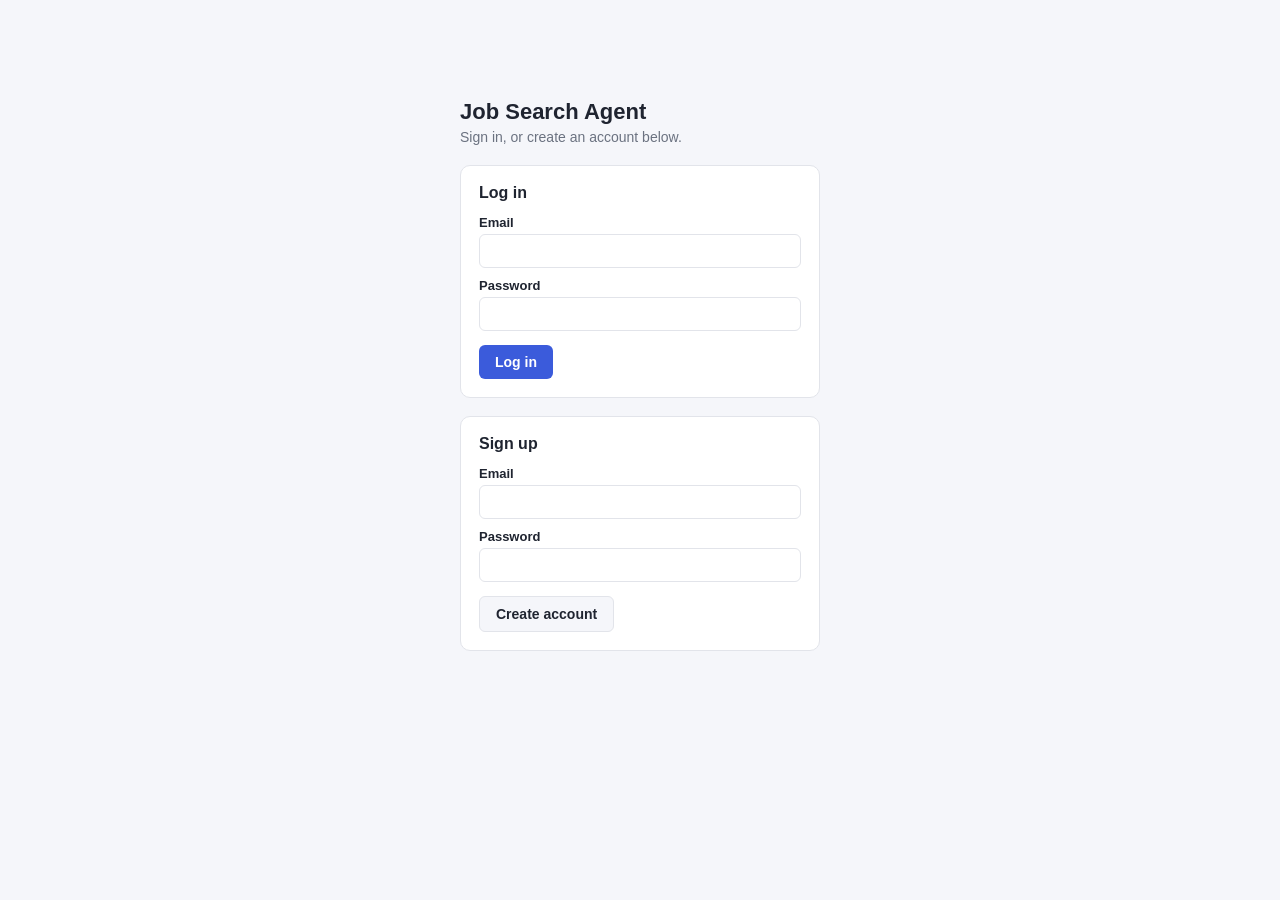
<file: frontend/index.html>
<!DOCTYPE html>
<html lang="en">
<head>
  <meta charset="UTF-8" />
  <meta name="viewport" content="width=device-width, initial-scale=1.0" />
  <title>Job Search Agent — Log in</title>
  <link rel="stylesheet" href="css/style.css" />
</head>
<body>
  <main style="max-width: 400px; margin-top: 60px;">
    <h1>Job Search Agent</h1>
    <p class="subtitle">Sign in, or create an account below.</p>

    <div class="card">
      <h2 style="margin-top:0; font-size:16px;">Log in</h2>
      <form id="login-form">
        <label for="login-email">Email</label>
        <input type="email" id="login-email" required />

        <label for="login-password">Password</label>
        <input type="password" id="login-password" required />

        <button type="submit">Log in</button>
      </form>
    </div>

    <div class="card">
      <h2 style="margin-top:0; font-size:16px;">Sign up</h2>
      <form id="signup-form">
        <label for="signup-email">Email</label>
        <input type="email" id="signup-email" required />

        <label for="signup-password">Password</label>
        <input type="password" id="signup-password" required />

        <button type="submit" class="secondary">Create account</button>
      </form>
    </div>

    <div id="msg" class="msg hidden"></div>
  </main>

  <script src="js/api.js"></script>
  <script src="js/login.js"></script>
</body>
</html>
</file>
<file: frontend/css/style.css>
:root {
  --bg: #f5f6fa;
  --card: #ffffff;
  --text: #1f2430;
  --muted: #6b7280;
  --primary: #3b5bdb;
  --primary-dark: #2f49ad;
  --border: #e2e4ea;
  --success: #2f9e44;
  --danger: #e03131;
  --radius: 10px;
}

* { box-sizing: border-box; }

body {
  margin: 0;
  font-family: -apple-system, "Segoe UI", Roboto, Arial, sans-serif;
  background: var(--bg);
  color: var(--text);
}

nav {
  display: flex;
  flex-wrap: wrap;
  gap: 4px;
  align-items: center;
  padding: 12px 20px;
  background: var(--card);
  border-bottom: 1px solid var(--border);
  position: sticky;
  top: 0;
  z-index: 10;
}

nav a {
  padding: 6px 12px;
  border-radius: 6px;
  color: var(--text);
  text-decoration: none;
  font-size: 14px;
}

nav a.active, nav a:hover { background: var(--bg); color: var(--primary); }

nav .spacer { flex: 1; }

nav .user-email { font-size: 13px; color: var(--muted); margin-right: 10px; }

main {
  max-width: 760px;
  margin: 0 auto;
  padding: 24px 20px 60px;
}

h1 { font-size: 22px; margin-bottom: 4px; }
.subtitle { color: var(--muted); margin-top: 0; margin-bottom: 20px; font-size: 14px; }

.card {
  background: var(--card);
  border: 1px solid var(--border);
  border-radius: var(--radius);
  padding: 18px;
  margin-bottom: 18px;
}

label { display: block; font-size: 13px; font-weight: 600; margin: 10px 0 4px; }
label:first-child { margin-top: 0; }

input[type=text], input[type=email], input[type=password], input[type=number],
textarea, select {
  width: 100%;
  padding: 8px 10px;
  border: 1px solid var(--border);
  border-radius: 6px;
  font-size: 14px;
  font-family: inherit;
  background: #fff;
}

textarea { min-height: 90px; resize: vertical; }

.row { display: flex; gap: 12px; }
.row > * { flex: 1; }

.checkbox-row { display: flex; align-items: center; gap: 8px; margin: 10px 0; }
.checkbox-row input { width: auto; }
.checkbox-row label { margin: 0; }

button {
  background: var(--primary);
  color: #fff;
  border: none;
  padding: 9px 16px;
  border-radius: 6px;
  font-size: 14px;
  font-weight: 600;
  cursor: pointer;
  margin-top: 14px;
}
button:hover { background: var(--primary-dark); }
button.secondary { background: var(--bg); color: var(--text); border: 1px solid var(--border); }
button.secondary:hover { background: #e9ebf2; }
button.danger { background: var(--danger); }
button:disabled { opacity: 0.6; cursor: default; }

.msg { margin-top: 12px; padding: 10px 12px; border-radius: 6px; font-size: 14px; white-space: pre-wrap; }
.msg.error { background: #fff0f0; color: var(--danger); border: 1px solid #ffc9c9; }
.msg.success { background: #ebfbee; color: var(--success); border: 1px solid #b2f2bb; }
.msg.info { background: #eef1ff; color: var(--primary-dark); border: 1px solid #c3cbf7; }

.result-box {
  margin-top: 14px;
  padding: 12px 14px;
  background: var(--bg);
  border-radius: 6px;
  font-size: 14px;
  white-space: pre-wrap;
}

/* Rendered Markdown (from an LLM response) inside a .result-box */
.result-box p { margin: 0 0 10px; white-space: normal; }
.result-box p:last-child { margin-bottom: 0; }
.result-box ul, .result-box ol { margin: 0 0 10px; padding-left: 20px; white-space: normal; }
.result-box li { margin-bottom: 4px; }
.result-box strong { font-weight: 700; }
.result-box h1, .result-box h2, .result-box h3 { font-size: 15px; margin: 14px 0 6px; }
.result-box h1:first-child, .result-box h2:first-child, .result-box h3:first-child { margin-top: 0; }
.result-box code { background: #fff; padding: 1px 5px; border-radius: 4px; font-size: 13px; }
.result-box table { width: 100%; border-collapse: collapse; margin: 0 0 10px; white-space: normal; }
.result-box th, .result-box td { border: 1px solid var(--border); padding: 6px 8px; text-align: left; font-size: 13px; }
.result-box th { background: #fff; }

.pill {
  display: inline-block;
  padding: 2px 9px;
  border-radius: 999px;
  font-size: 12px;
  font-weight: 600;
  background: #eef1ff;
  color: var(--primary-dark);
  text-transform: capitalize;
}

table { width: 100%; border-collapse: collapse; font-size: 14px; }
th, td { text-align: left; padding: 8px 6px; border-bottom: 1px solid var(--border); }
th { color: var(--muted); font-weight: 600; font-size: 12px; text-transform: uppercase; }

.job-card, .resource-card {
  border: 1px solid var(--border);
  border-radius: 8px;
  padding: 12px 14px;
  margin-top: 10px;
}
.job-card h3, .resource-card h3 { margin: 0 0 4px; font-size: 15px; }
.job-card .meta { color: var(--muted); font-size: 13px; margin-bottom: 6px; }
.job-card a, .resource-card a { color: var(--primary); font-size: 13px; }

.hidden { display: none !important; }

.empty-state { color: var(--muted); font-size: 14px; padding: 10px 0; }

.inline-actions { display: flex; gap: 8px; align-items: center; }
.inline-actions select, .inline-actions button { margin-top: 0; }
</file>
